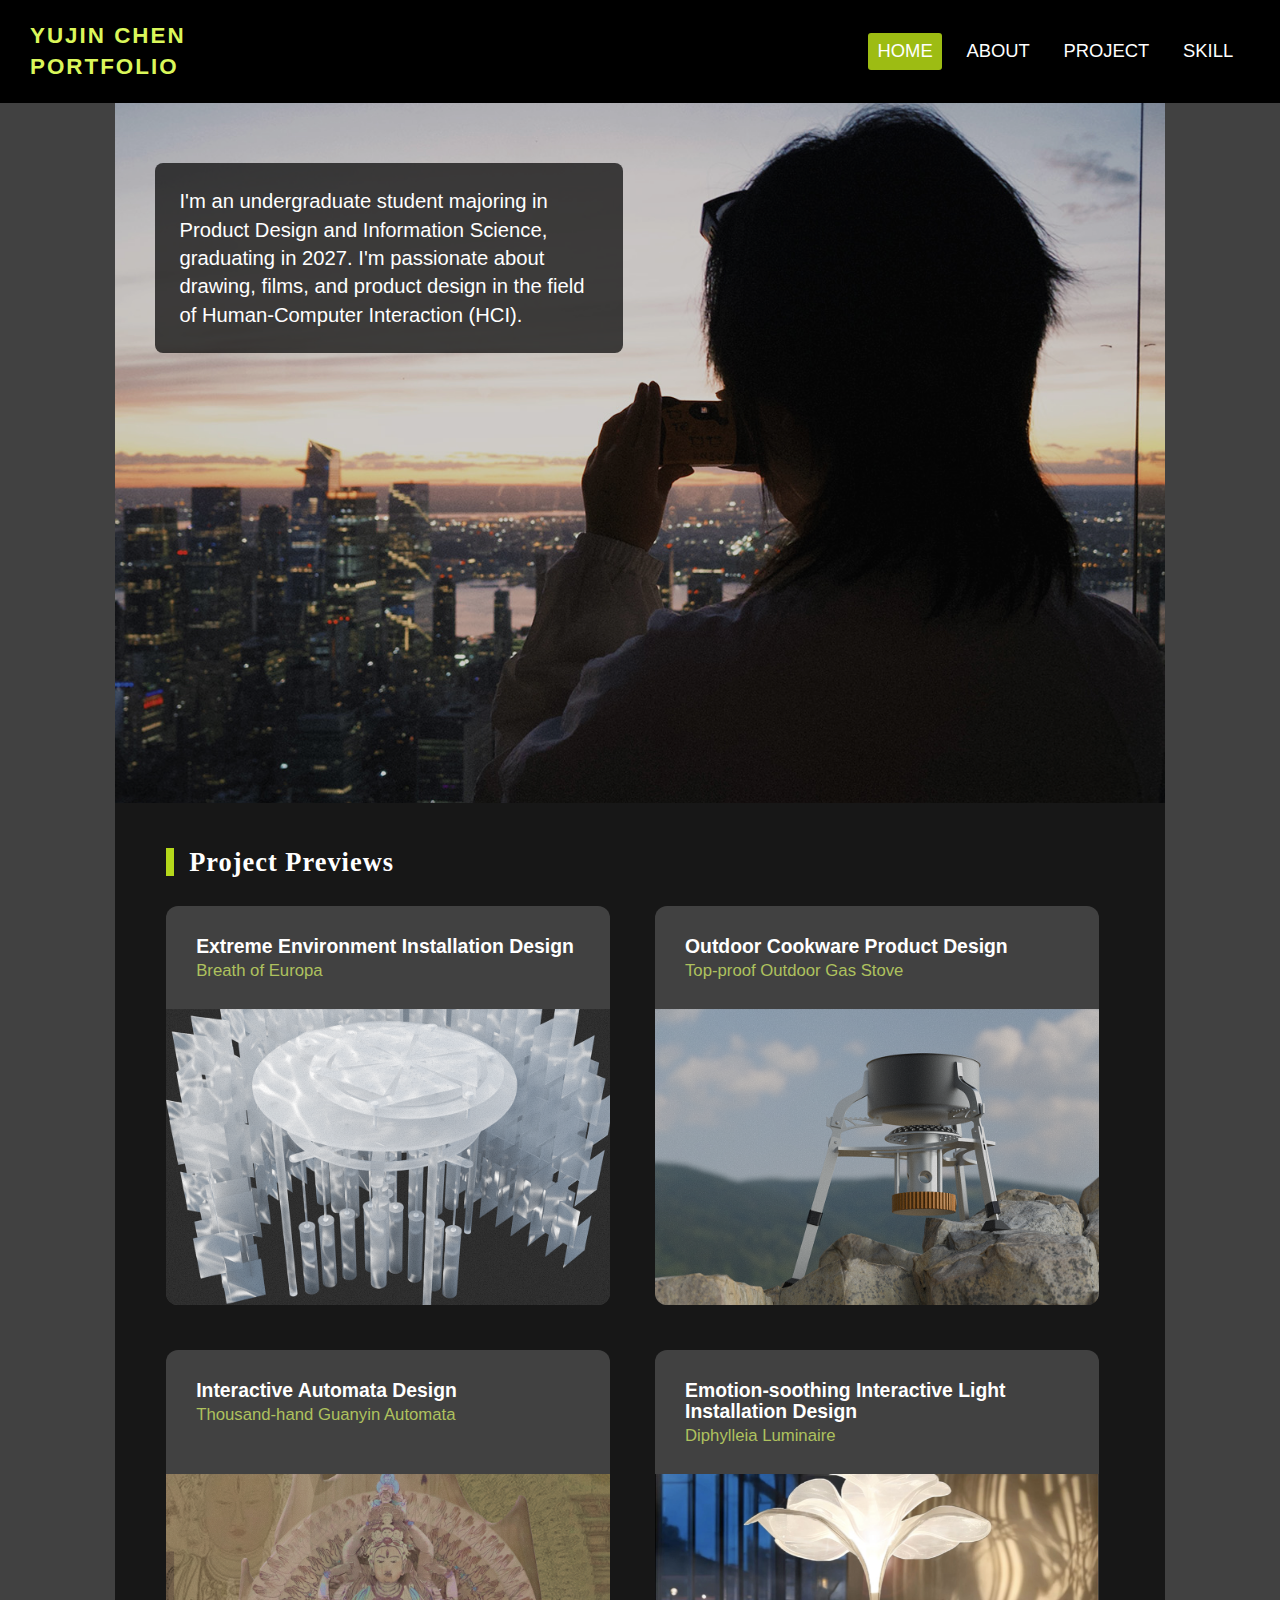
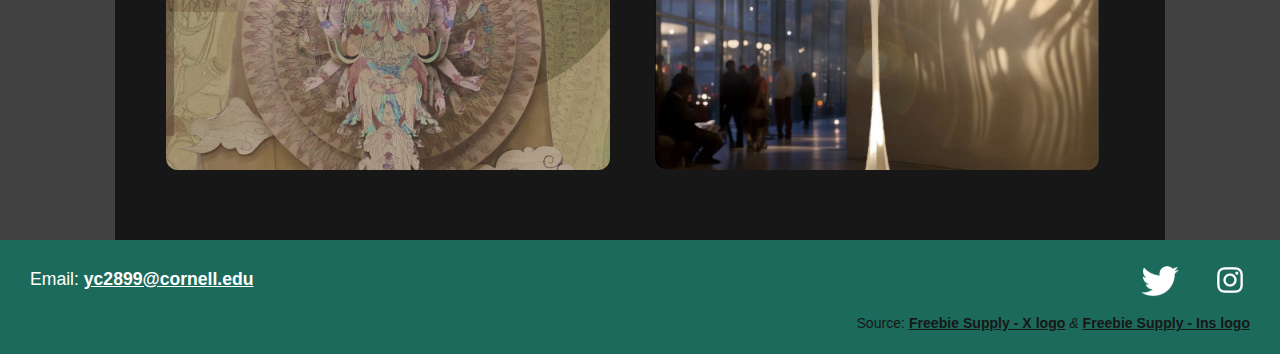
<file: index.html>
<!DOCTYPE html>
<html lang="en">

<head>
    <meta charset="UTF-8">
    <meta name="viewport" content="width=device-width, initial-scale=1.0">
    <link rel="stylesheet" href="styles/site.css">
    <title>Yujin Chen Portfolio - Home</title>
</head>

<body class="home-page">
    <header>
        <div class="header-top">
            <h1>YUJIN CHEN <br> PORTFOLIO</h1>
            <button id="hamburger-button" class="hamburger">
                <span></span>
                <span></span>
                <span></span>
            </button>
        </div>

        <nav id="nav" class="main-nav">
            <ul>
                <li><a href="index.html" class="active">HOME</a></li>
                <li><a href="about.html">ABOUT</a></li>
                <li><a href="project.html">PROJECT</a></li>
                <li><a href="skill.html">SKILL</a></li>
            </ul>
        </nav>
    </header>

    <main>
        <section class="introduction">
            <!-- Source: (original work) Yujin Chen -->
            <picture>
                <source srcset="images/photo3.jpg" media="(min-width: 750px)">
                <img src="images/photo1.JPG" alt="personal photo" class="home_background_photo1">
            </picture>
            <!-- Source: (original work) Yujin Chen -->
            <p>I'm an undergraduate student majoring in Product Design and Information Science, graduating in 2027. I'm passionate about drawing, films, and product design in the field of Human-Computer Interaction (HCI).</p>
        </section>

        <section class="projects_previews">
            <h2>Project Previews</h2>
            <ul class="project-list">
                <li>
                    <!-- Source: (original work) Yujin Chen -->
                    <div class="project-text">
                        <h3>Extreme Environment Installation Design</h3>
                        <p>Breath of Europa</p>
                    </div>
                    <a href="project.html#breath-of-europa">
                        <!-- Source: (original work) Yujin Chen -->
                        <picture>
                            <source srcset="images/europa1.png" media="(min-width: 750px)">
                            <img src="images/home_europa.png" alt="home europa picture" class="home_background_europa">
                        </picture>
                    </a>
                </li>
                <li>
                    <!-- Source: (original work) Yujin Chen -->
                    <div class="project-text">
                        <h3>Outdoor Cookware Product Design</h3>
                        <p>Top-proof Outdoor Gas Stove</p>
                    </div>
                    <a href="project.html#top-proof-stove">
                        <!-- Source: (original work) Yujin Chen -->
                        <picture>
                            <img src="images/home_stove.png" alt="home stove picture" class="home_background_stove">
                        </picture>
                    </a>
                </li>
                <li>
                    <!-- Source: (original work) Yujin Chen -->
                    <div class="project-text">
                        <h3>Interactive Automata Design</h3>
                        <p>Thousand-hand Guanyin Automata</p>
                    </div>
                    <a href="project.html#guanyin-automata">
                        <!-- Source: (original work) Yujin Chen -->
                        <picture>
                            <img src="images/home_automata.png" alt="home automata picture" class="home_background_automata">
                        </picture>
                    </a>
                </li>
                <li>
                    <!-- Source: (original work) Yujin Chen -->
                    <div class="project-text">
                        <h3>Emotion-soothing Interactive Light Installation Design</h3>
                        <p>Diphylleia Luminaire</p>
                    </div>
                    <a href="project.html#diphylleia-luminaire">
                        <!-- Source: (original work) Yujin Chen -->
                        <picture class="project_preview_light">
                            <source srcset="images/light1.png" media="(min-width: 750px)">
                            <img src="images/home_light.png" alt="home light picture" class="home_background_light">
                        </picture>
                    </a>
                </li>
            </ul>
        </section>
    </main>
    <footer>
        <!-- Source: (original work) Yujin Chen -->
        <ul class="contact-list">
            <li class="email">Email: <a href="mailto:yc2899@cornell.edu">yc2899@cornell.edu</a></li>
            <li class="social-icons">
                <!-- Source: https://freebiesupply.com/logos/twitter-logo/ -->
                <a href="https://x.com/AkitaCcc" target="_blank"><img src="images/twitter-logo-black-and-white.png" alt="Twitter logo"></a>
                <!-- Source: https://freebiesupply.com/logos/instagram-logo/ -->
                <a href="https://www.instagram.com/akita_ccc/" target="_blank"><img src="images/instagram-logo-black-transparent.png" alt="Instagram logo"></a>
            </li>
        </ul>
        <p>Source: <cite><a href="https://freebiesupply.com/logos/twitter-logo/" class="source">Freebie Supply - X logo</a> & </cite><cite><a href="https://freebiesupply.com/logos/instagram-logo/" class="source">Freebie Supply - Ins logo</a></cite></p>
    </footer>
    <script src="scripts/jquery-3.7.1.js"></script>

    <script src="scripts/hamburger-menu.js"></script>
</body>

</html>
</file>
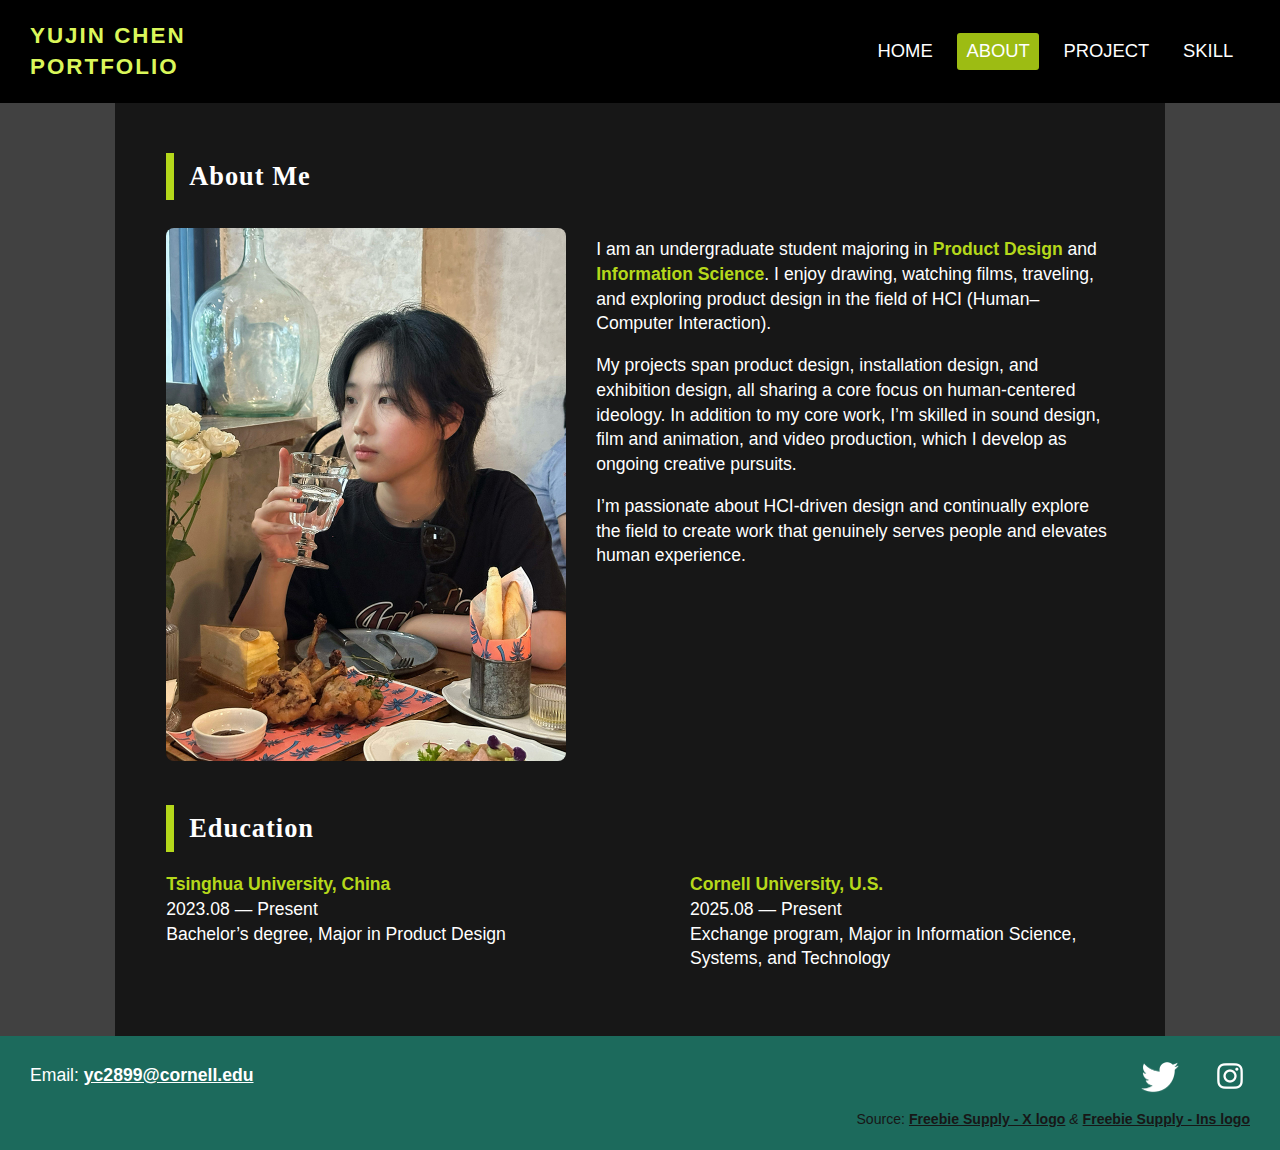
<file: about.html>
<!DOCTYPE html>
<html lang="en">

<head>
    <meta charset="utf-8">
    <meta name="viewport" content="width=device-width, initial-scale=1">
    <link rel="stylesheet" href="styles/site.css">
    <title>Yujin Chen Portfolio — About</title>
</head>

<body class="about-page">
    <header>
        <div class="header-top">
            <h1>YUJIN CHEN <br> PORTFOLIO</h1>
            <button id="hamburger-button" class="hamburger">
                <span></span>
                <span></span>
                <span></span>
            </button>
        </div>

        <nav id="nav" class="main-nav">
            <ul>
                <li><a href="index.html">HOME</a></li>
                <li><a href="about.html" class="active">ABOUT</a></li>
                <li><a href="project.html">PROJECT</a></li>
                <li><a href="skill.html">SKILL</a></li>
            </ul>
        </nav>
    </header>

    <main>
        <section class="bio" aria-labelledby="bio-heading">
            <h2 id="bio-heading">About Me</h2>
            <div class="bio-content">
                <!-- Source: (original work) Yujin Chen -->
                <picture>
                    <source srcset="images/photo2.JPG" media="(min-width: 750px)">
                    <img src="images/photo3.jpg" alt="personal photo">
                </picture>
                <div class="bio-text">
                    <!-- Source: (original work) Yujin Chen -->
                    <p>I am an undergraduate student majoring in <span class="highlight"> Product Design</span> and <span class="highlight">Information Science</span>. I enjoy drawing, watching films, traveling, and exploring product design in the field of HCI (Human–Computer Interaction).</p>

                    <p>My projects span product design, installation design, and exhibition design, all sharing a core focus on human-centered ideology. In addition to my core work, I’m skilled in sound design, film and animation, and video production, which I develop as ongoing creative pursuits.</p>

                    <p>I’m passionate about HCI-driven design and continually explore the field to create work that genuinely serves people and elevates human experience.</p>
                </div>
            </div>
        </section>

        <!-- Source: (original work) Yujin Chen -->
        <section class="education" aria-labelledby="education-heading">
            <h2 id="education-heading">Education</h2>
            <ul>
                <li>
                    <strong>Tsinghua University, China</strong>
                    <div>2023.08 — Present</div>
                    <div>Bachelor’s degree, Major in Product Design</div>
                </li>
                <li>
                    <strong>Cornell University, U.S.</strong>
                    <div>2025.08 — Present</div>
                    <div>Exchange program, Major in Information Science, Systems, and Technology</div>
                </li>
            </ul>
        </section>
    </main>

    <footer>
        <!-- Source: (original work) Yujin Chen -->
        <ul class="contact-list">
            <li class="email">Email: <a href="mailto:yc2899@cornell.edu">yc2899@cornell.edu</a></li>
            <li class="social-icons">
                <!-- Source: https://freebiesupply.com/logos/twitter-logo/ -->
                <a href="https://x.com/AkitaCcc" target="_blank"><img src="images/twitter-logo-black-and-white.png" alt="Twitter logo"></a>
                <!-- Source: https://freebiesupply.com/logos/instagram-logo/ -->
                <a href="https://www.instagram.com/akita_ccc/" target="_blank"><img src="images/instagram-logo-black-transparent.png" alt="Instagram logo"></a>
            </li>
        </ul>
        <p>Source: <cite><a href="https://freebiesupply.com/logos/twitter-logo/" class="source">Freebie Supply - X logo</a> & </cite><cite><a href="https://freebiesupply.com/logos/instagram-logo/" class="source">Freebie Supply - Ins logo</a></cite></p>
    </footer>
    <script src="scripts/jquery-3.7.1.js"></script>

    <script src="scripts/hamburger-menu.js"></script>
</body>

</html>
</file>
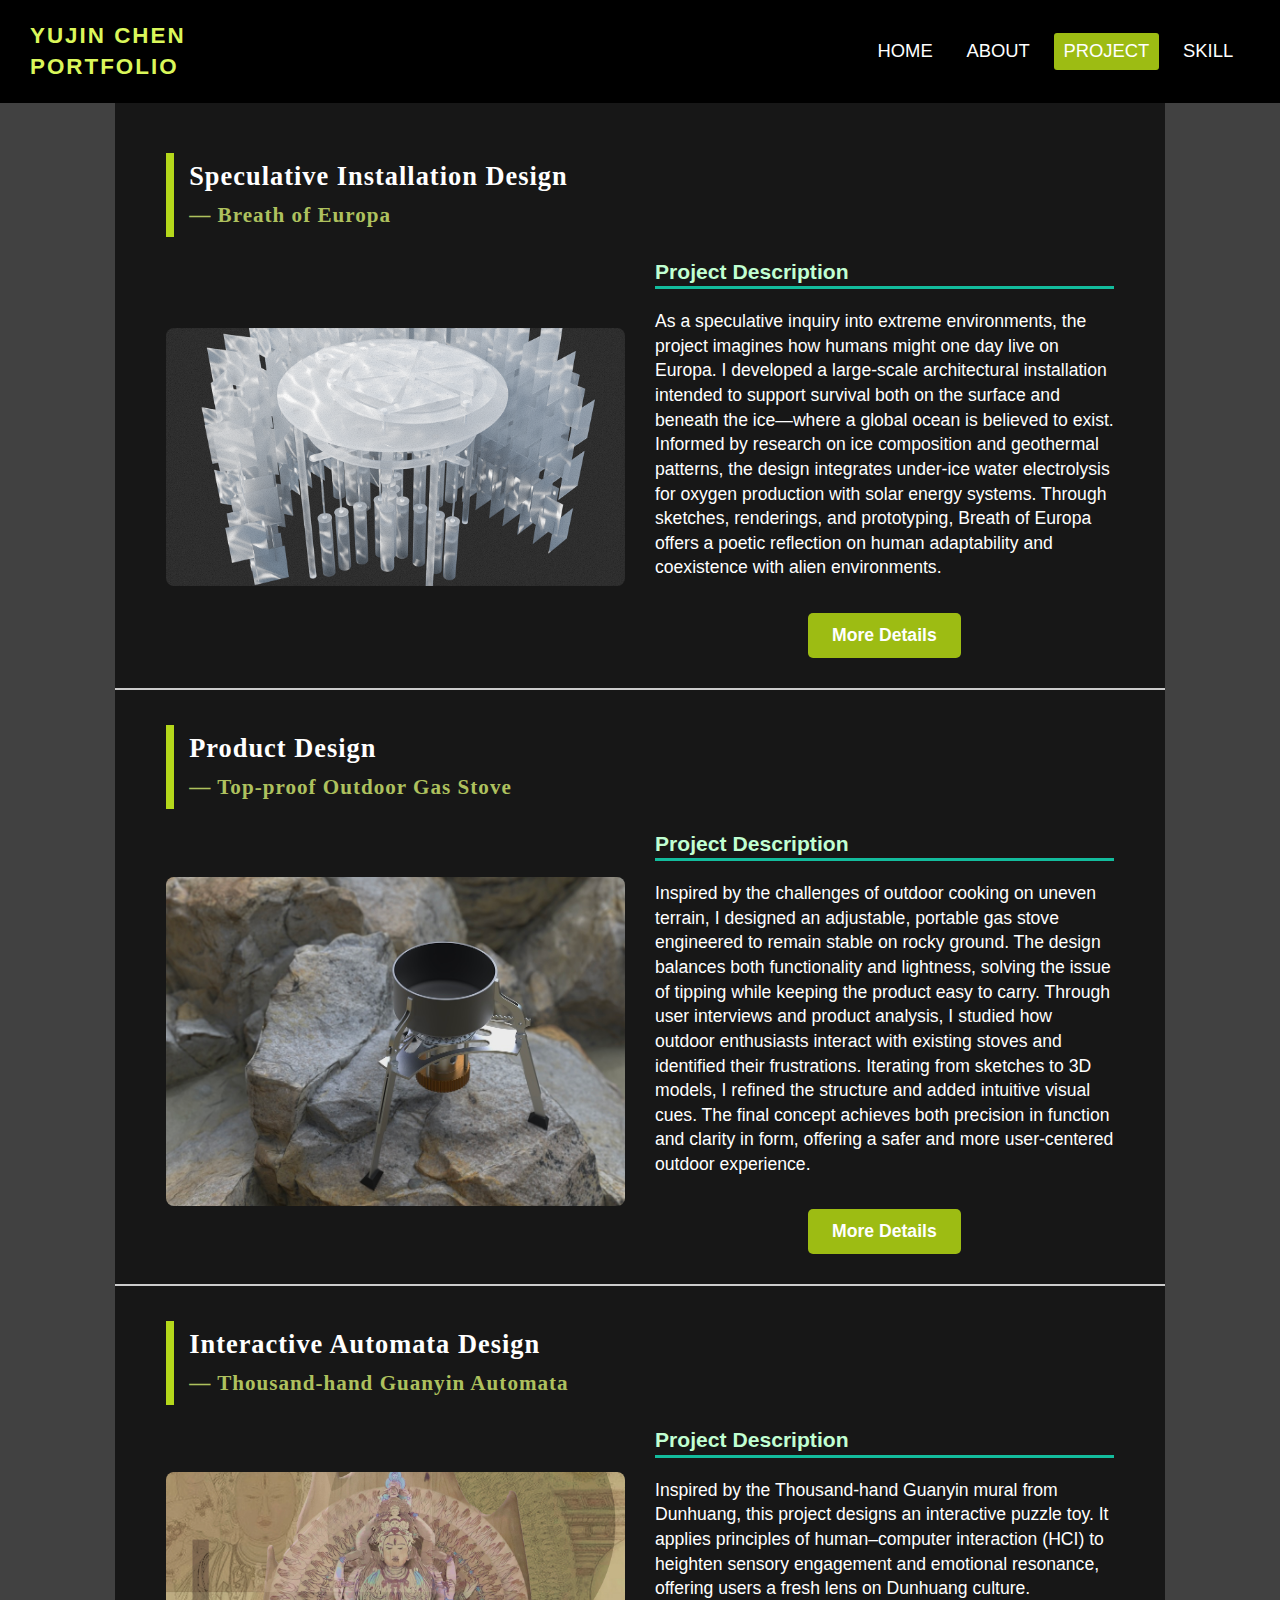
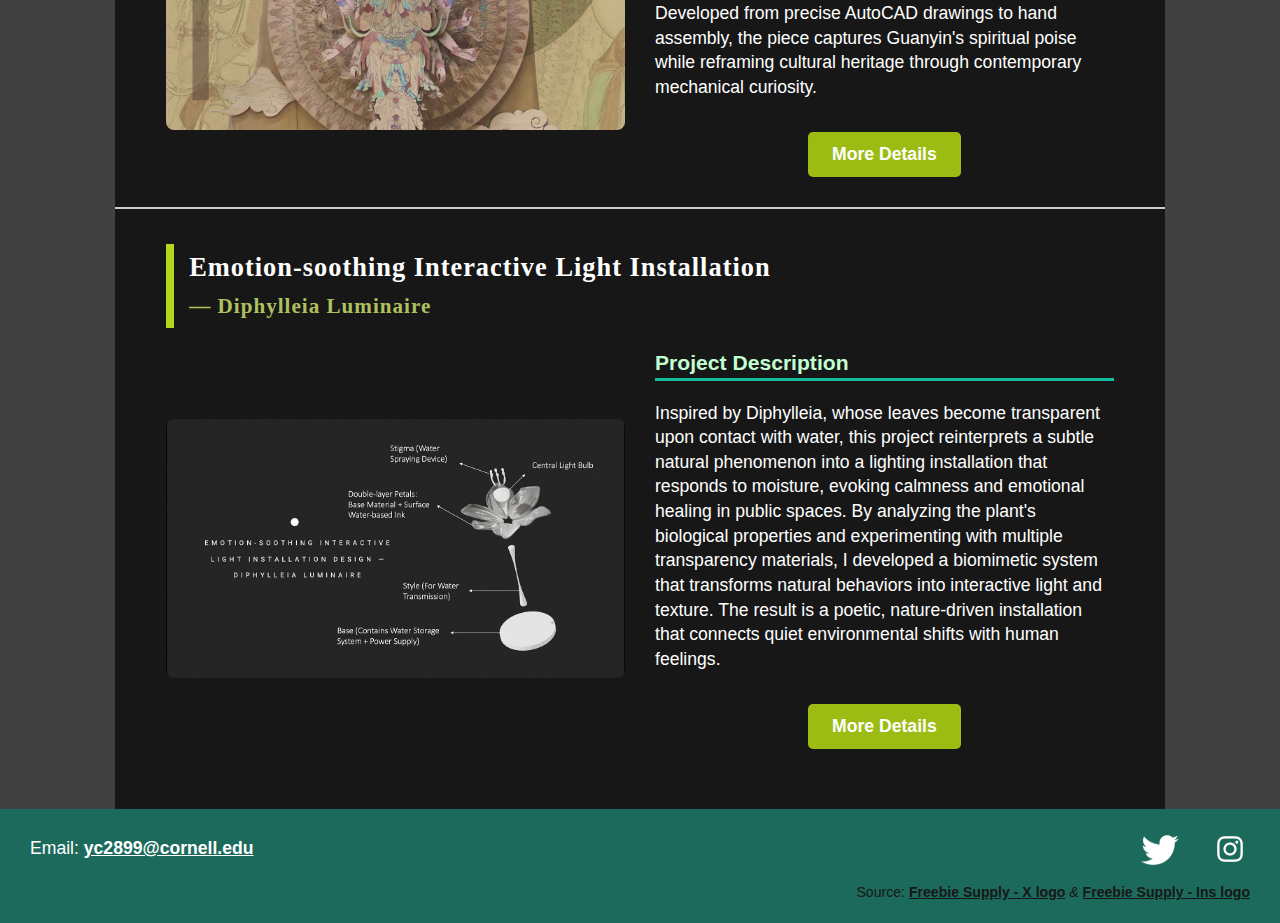
<file: project.html>
<!DOCTYPE html>
<html lang="en">

<head>
    <meta charset="utf-8">
    <meta name="viewport" content="width=device-width, initial-scale=1">
    <link rel="stylesheet" href="styles/site.css">
    <title>Yujin Chen Portfolio — Project</title>
</head>

<body class="project-page">
    <header>
        <div class="header-top">
            <h1>YUJIN CHEN <br> PORTFOLIO</h1>
            <button id="hamburger-button" class="hamburger">
                <span></span>
                <span></span>
                <span></span>
            </button>
        </div>

        <nav id="nav" class="main-nav">
            <ul>
                <li><a href="index.html">HOME</a></li>
                <li><a href="about.html">ABOUT</a></li>
                <li><a href="project.html" class="active">PROJECT</a></li>
                <li><a href="skill.html">SKILL</a></li>
            </ul>
        </nav>
    </header>

    <main>
        <article class="project" id="breath-of-europa">
            <h2><span class="title-main">Speculative Installation Design</span><br><span class="title-sub">— Breath of Europa</span></h2>
            <section class="project-content">
                <div class="project-img">
                    <!-- Source: (original work) Yujin Chen -->
                    <picture>
                        <img src="images/europa1.png" alt="europa picture">
                    </picture>
                </div>
                <div class="project-text">
                    <!-- Source: (original work) Yujin Chen -->
                    <h3>Project Description</h3>
                    <p class="description">As a speculative inquiry into extreme environments, the project imagines how humans might one day live on Europa. I developed a large-scale architectural installation intended to support survival both on the surface and beneath the ice—where a global ocean is believed to exist. Informed by research on ice composition and geothermal patterns, the design integrates under-ice water electrolysis for oxygen production with solar energy systems. Through sketches, renderings, and prototyping, Breath of Europa offers a poetic reflection on human adaptability and coexistence with alien environments.</p>
                    <button id="europa-button" class="project-button" aria-controls="europa-modal">More Details</button>
                </div>
            </section>
        </article>

        <!-- Source: (original work) Yujin Chen -->
        <div id="europa-overlay" class="modal-overlay hidden">
            <dialog id="europa-modal" class="project-modal" aria-labelledby="europa-modal-title" aria-describedby="europa-modal-desc">
                <button class="modal-close" type="button" aria-label="Close">&times;</button>
                <h2 id="europa-modal-title"><span class="title-main">Speculative Installation Design</span><br><span class="title-sub">— Breath of Europa</span></h2>
                <div id="europa-modal-desc">
                    <h3>Design Process</h3>
                    <p class="process">Research on Europa's real environmental conditions was conducted, including analysis of current space technologies, extreme-environment life-support systems, ice composition, and geothermal activity. The design proposes a composite structural system that couples subglacial water electrolysis for in-situ oxygen generation with solar energy harvesting. Deliverables include high-fidelity visualizations, parametric/digital models, and a working physical prototype.</p>
                    <h3>Outcome</h3>
                    <p>A functional, interactive physical installation, complemented by photorealistic renderings and an animated demonstration video that situate the proposal within a plausible living scenario.</p>
                </div>
            </dialog>
        </div>

        <article class="project" id="top-proof-stove">
            <h2><span class="title-main">Product Design</span><br><span class="title-sub">— Top-proof Outdoor Gas Stove</span></h2>
            <section class="project-content">
                <div class="project-img">
                    <!-- Source: (original work) Yujin Chen -->
                    <picture>
                        <img src="images/stove1.jpg" alt="stove picture">
                    </picture>
                </div>
                <div class="project-text">
                    <!-- Source: (original work) Yujin Chen -->
                    <h3>Project Description</h3>
                    <p class="description">Inspired by the challenges of outdoor cooking on uneven terrain, I designed an adjustable, portable gas stove engineered to remain stable on rocky ground. The design balances both functionality and lightness, solving the issue of tipping while keeping the product easy to carry. Through user interviews and product analysis, I studied how outdoor enthusiasts interact with existing stoves and identified their frustrations. Iterating from sketches to 3D models, I refined the structure and added intuitive visual cues. The final concept achieves both precision in function and clarity in form, offering a safer and more user-centered outdoor experience.</p>
                    <button id="stove-button" class="project-button" aria-controls="stove-modal">More Details</button>
                </div>
            </section>
        </article>

        <!-- Source: (original work) Yujin Chen -->
        <div id="stove-overlay" class="modal-overlay hidden">
            <dialog id="stove-modal" class="project-modal" aria-labelledby="stove-modal-title" aria-describedby="stove-modal-desc">
                <button class="modal-close" type="button" aria-label="Close">&times;</button>
                <h2 id="stove-modal-title"><span class="title-main">Product Design</span><br><span class="title-sub">— Top-proof Outdoor Gas Stove</span></h2>
                <div id="stove-modal-desc">
                    <h3>Design Process</h3>
                    <p class="process">In-depth user research was conducted with outdoor cooking enthusiasts, along with competitive product analysis to identify current strengths and weaknesses. Through brainstorming and iterative prototyping, new product concepts were developed, tested and refined into final 3D models and high-fidelity renderings.</p>
                    <h3>Outcome</h3>
                    <p>A comprehensive package including user-research documentation, design sketches, and contextualized digital renderings that demonstrate the stove's stability and usability in real outdoor scenarios.</p>
                </div>
            </dialog>
        </div>

        <article class="project" id="guanyin-automata">
            <h2><span class="title-main">Interactive Automata Design</span><br><span class="title-sub">— Thousand-hand Guanyin Automata</span></h2>
            <section class="project-content">
                <div class="project-img">
                    <!-- Source: (original work) Yujin Chen -->
                    <picture>
                        <img src="images/automata1.jpg" alt="automata picture">
                    </picture>
                </div>
                <div class="project-text">
                    <!-- Source: (original work) Yujin Chen -->
                    <h3>Project Description</h3>
                    <p class="description">Inspired by the Thousand-hand Guanyin mural from Dunhuang, this project designs an interactive puzzle toy. It applies principles of human–computer interaction (HCI) to heighten sensory engagement and emotional resonance, offering users a fresh lens on Dunhuang culture. Developed from precise AutoCAD drawings to hand assembly, the piece captures Guanyin's spiritual poise while reframing cultural heritage through contemporary mechanical curiosity.</p>
                    <button id="automata-button" class="project-button" aria-controls="automata-modal">More Details</button>
                </div>
            </section>
        </article>

        <!-- Source: (original work) Yujin Chen -->
        <div id="automata-overlay" class="modal-overlay hidden">
            <dialog id="automata-modal" class="project-modal" aria-labelledby="automata-modal-title" aria-describedby="automata-modal-desc">
                <button class="modal-close" type="button" aria-label="Close">&times;</button>
                <h2 id="automata-modal-title"><span class="title-main">Interactive Automata Design</span><br><span class="title-sub">— Thousand-hand Guanyin Automata</span></h2>
                <div id="automata-modal-desc">
                    <h3>Design Process</h3>
                    <p class="process">The mechanism creatively integrates a "shutter structure" to achieve multi-directional motion and a planetary gear system for coordinated transmission. More than 20 motion tests were conducted to refine the structure and tolerances. Precise components were detailed in AutoCAD, then fabricated, hand-finished, and assembled into a working prototype.</p>
                    <h3>Outcome</h3>
                    <p>A fully functional kinetic puppet installation was completed, accompanied by high-fidelity renderings and an animated demonstration video to showcase motion logic and interaction.</p>
                </div>
            </dialog>
        </div>

        <article class="project" id="diphylleia-luminaire">
            <h2><span class="title-main">Emotion-soothing Interactive Light Installation</span><br><span class="title-sub">— Diphylleia Luminaire</span></h2>
            <section class="project-content">
                <div class="project-img">
                    <!-- Source: (original work) Yujin Chen -->
                    <picture>
                        <img src="images/light2.png" alt="light picture">
                    </picture>
                </div>
                <div class="project-text">
                    <!-- Source: (original work) Yujin Chen -->
                    <h3>Project Description</h3>
                    <p class="description">Inspired by Diphylleia, whose leaves become transparent upon contact with water, this project reinterprets a subtle natural phenomenon into a lighting installation that responds to moisture, evoking calmness and emotional healing in public spaces. By analyzing the plant's biological properties and experimenting with multiple transparency materials, I developed a biomimetic system that transforms natural behaviors into interactive light and texture. The result is a poetic, nature-driven installation that connects quiet environmental shifts with human feelings.</p>
                    <button id="light-button" class="project-button" aria-controls="light-modal">More Details</button>
                </div>
            </section>
        </article>

        <!-- Source: (original work) Yujin Chen -->
        <div id="light-overlay" class="modal-overlay hidden">
            <dialog id="light-modal" class="project-modal" aria-labelledby="light-modal-title" aria-describedby="light-modal-desc">
                <button class="modal-close" type="button" aria-label="Close">&times;</button>
                <h2 id="light-modal-title"><span class="title-main">Emotion-soothing Interactive Light Installation</span><br><span class="title-sub">— Diphylleia Luminaire</span></h2>
                <div id="light-modal-desc">
                    <h3>Design Process</h3>
                    <p class="process">Based on research into the plant's morphology and transparency mechanism, the design focuses on reproducing the petal/leaf transformation that occurs when exposed to water. Five candidate materials were tested for water-induced translucency, followed by the development of a biomimetic structural system. Dynamic renderings and physical prototype models were produced to simulate how the installation responds to both environmental moisture and human presence.</p>
                    <h3>Outcome</h3>
                    <p>A set of installation models, visual renderings, and an interactive video presentation demonstrating how the device engages with its surroundings and audiences.</p>
                </div>
            </dialog>
        </div>
    </main>

    <footer>
        <!-- Source: (original work) Yujin Chen -->
        <ul class="contact-list">
            <li class="email">Email: <a href="mailto:yc2899@cornell.edu">yc2899@cornell.edu</a></li>
            <li class="social-icons">
                <!-- Source: https://freebiesupply.com/logos/twitter-logo/ -->
                <a href="https://x.com/AkitaCcc" target="_blank"><img src="images/twitter-logo-black-and-white.png" alt="Twitter logo"></a>
                <!-- Source: https://freebiesupply.com/logos/instagram-logo/ -->
                <a href="https://www.instagram.com/akita_ccc/" target="_blank"><img src="images/instagram-logo-black-transparent.png" alt="Instagram logo"></a>
            </li>
        </ul>
        <p>Source: <cite><a href="https://freebiesupply.com/logos/twitter-logo/" class="source">Freebie Supply - X logo</a> & </cite><cite><a href="https://freebiesupply.com/logos/instagram-logo/" class="source">Freebie Supply - Ins logo</a></cite></p>
    </footer>
    <script src="scripts/jquery-3.7.1.js"></script>
    <script src="scripts/modal.js"></script>
    <script src="scripts/hamburger-menu.js"></script>
</body>

</html>
</file>
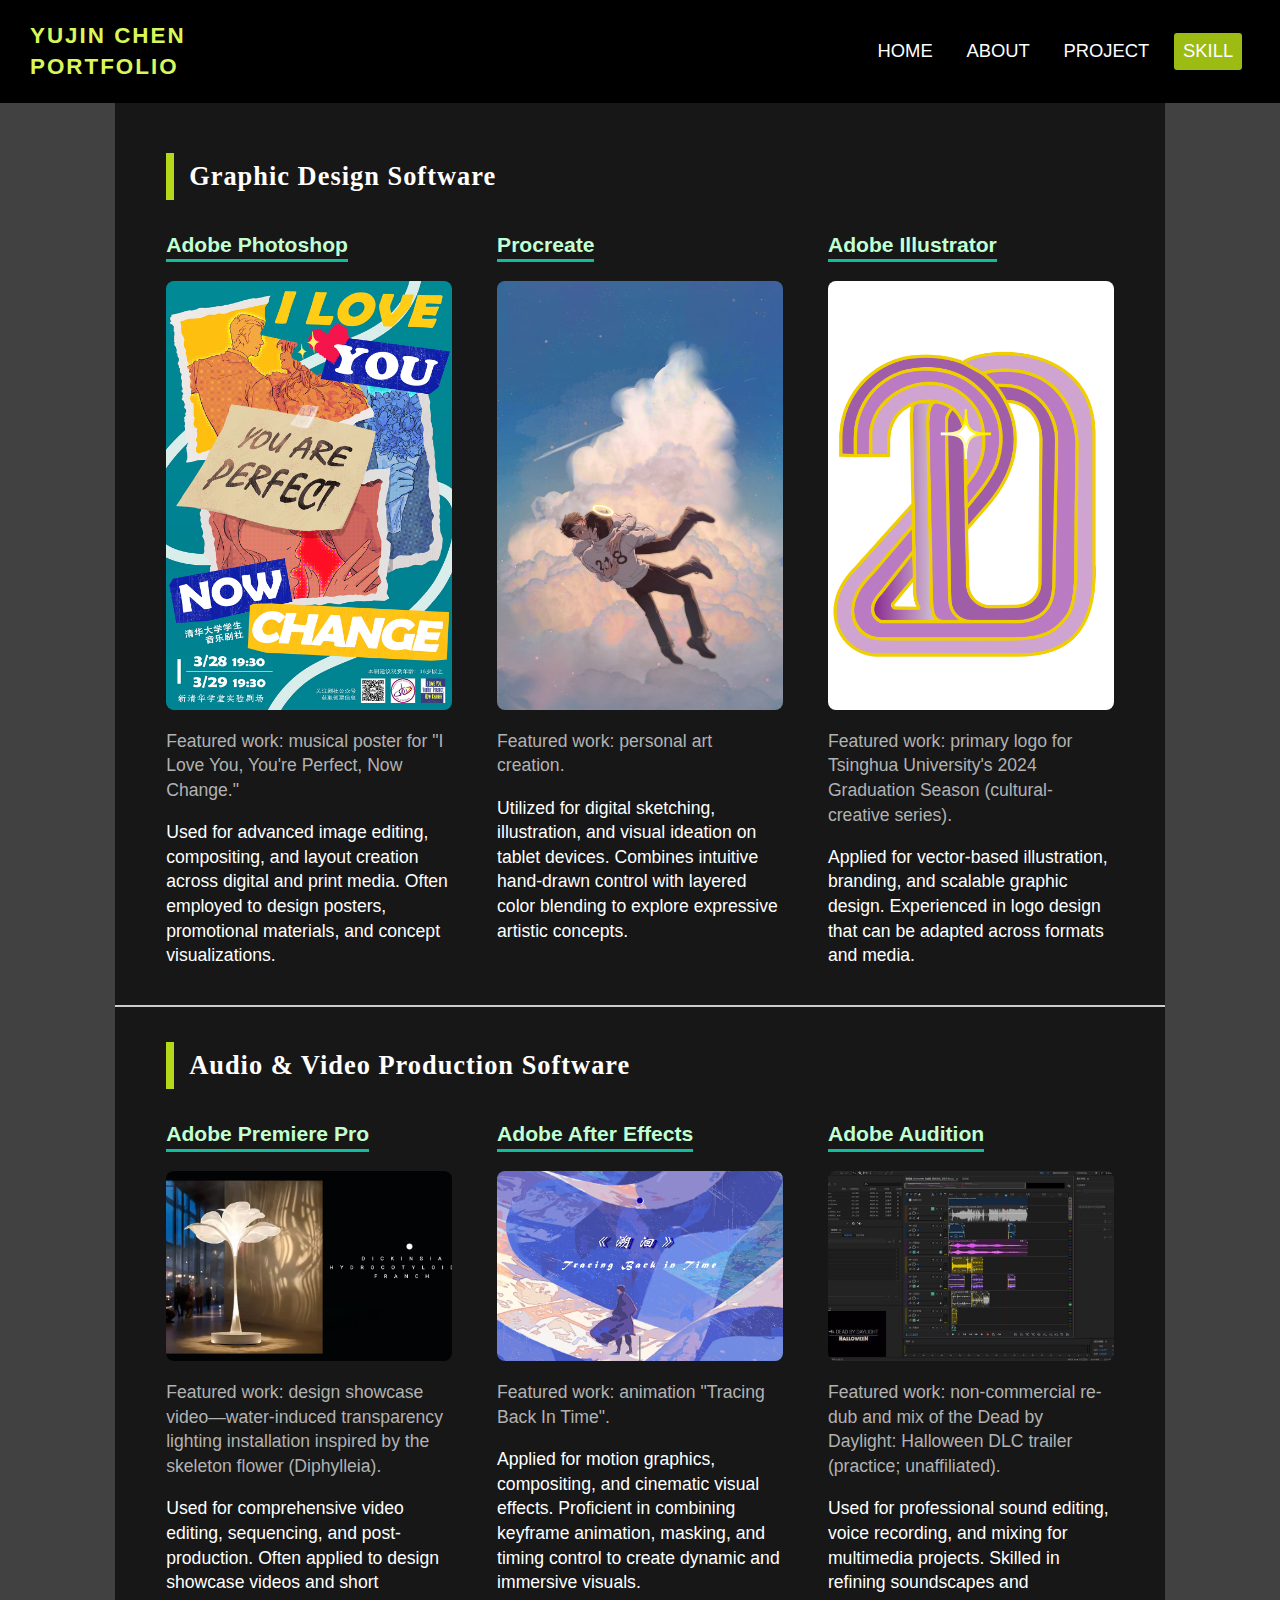
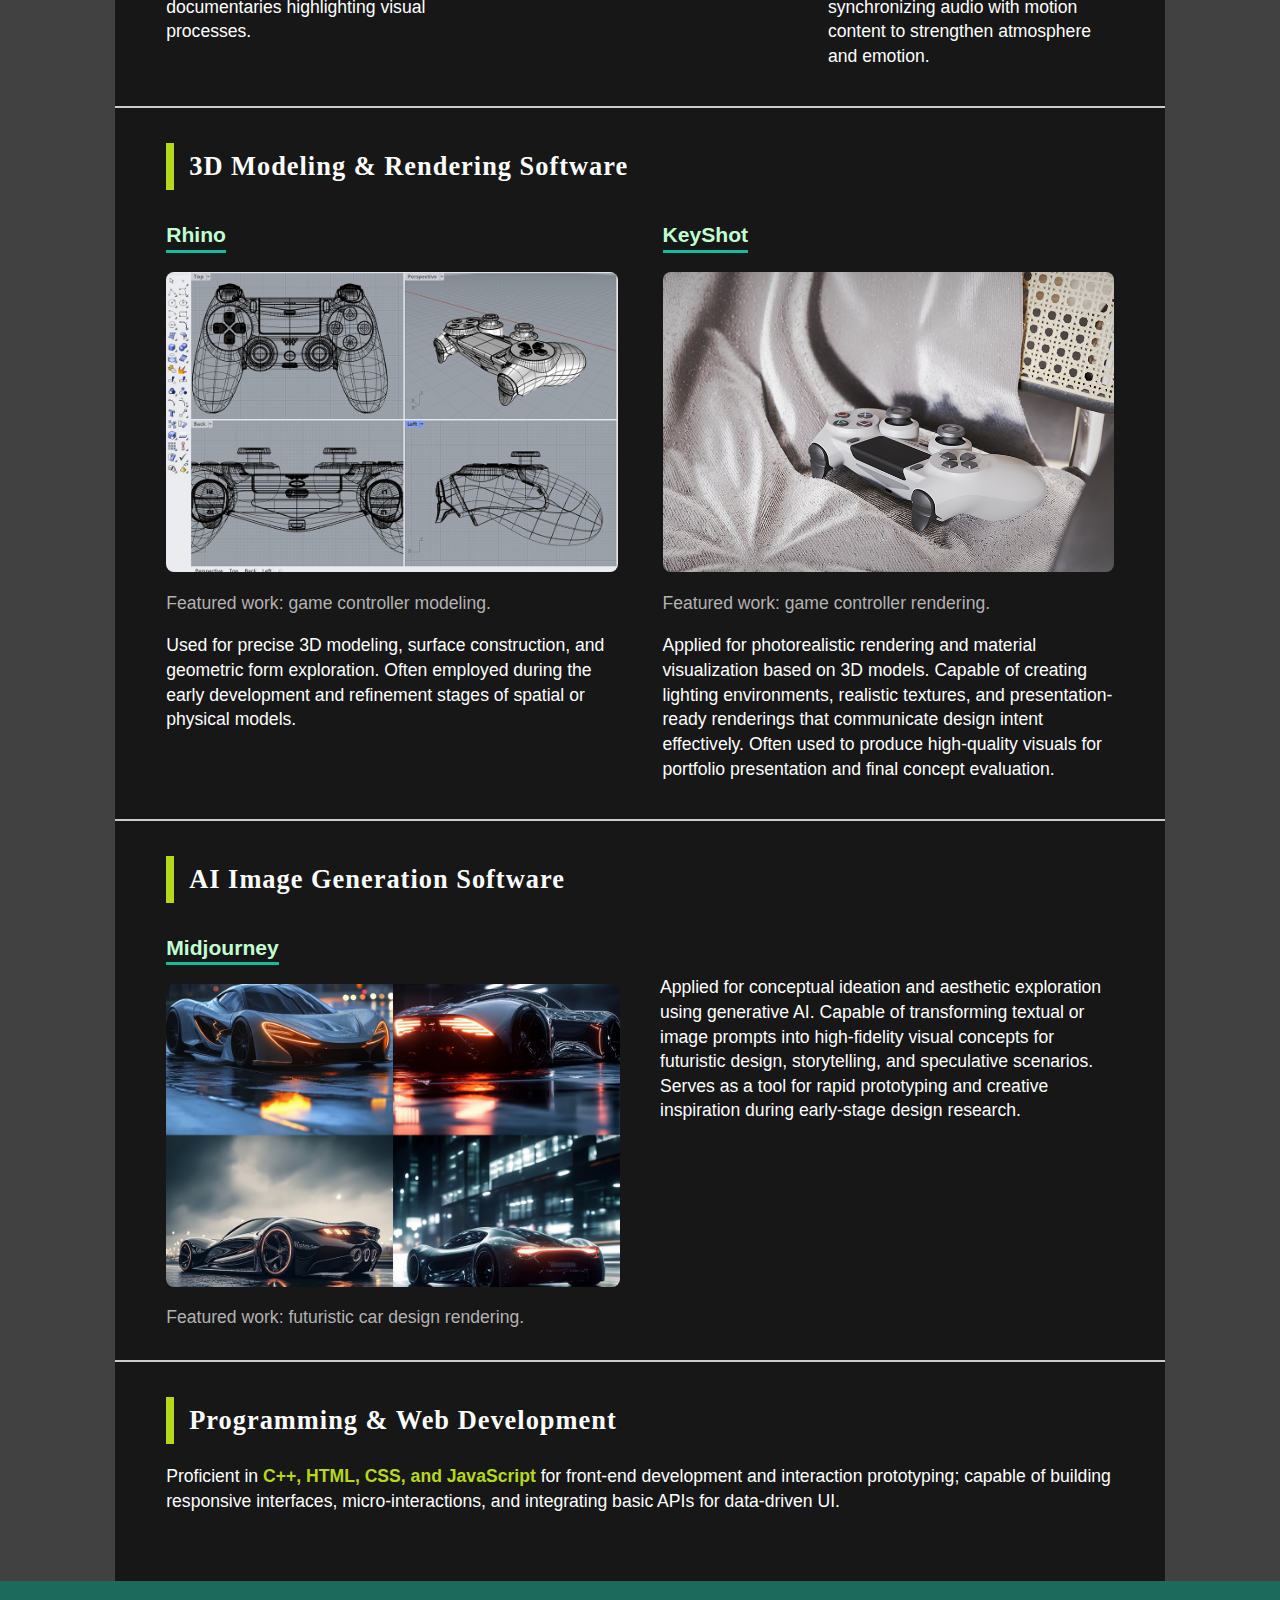
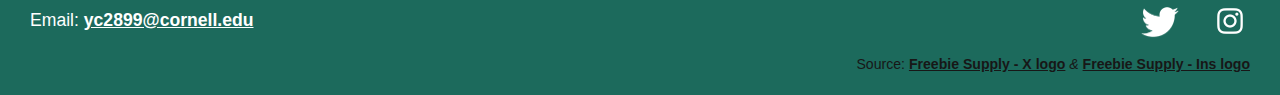
<file: skill.html>
<!DOCTYPE html>
<html lang="en">

<head>
    <meta charset="utf-8">
    <meta name="viewport" content="width=device-width, initial-scale=1">
    <link rel="stylesheet" href="styles/site.css">
    <title>Yujin Chen Portfolio — Skills</title>
</head>

<body class="skill-page">
    <header>
        <div class="header-top">
            <h1>YUJIN CHEN <br> PORTFOLIO</h1>
            <button id="hamburger-button" class="hamburger">
                <span></span>
                <span></span>
                <span></span>
            </button>
        </div>

        <nav id="nav" class="main-nav">
            <ul>
                <li><a href="index.html">HOME</a></li>
                <li><a href="about.html">ABOUT</a></li>
                <li><a href="project.html">PROJECT</a></li>
                <li><a href="skill.html" class="active">SKILL</a></li>
            </ul>
        </nav>
    </header>

    <main>
        <section class="software-skills" aria-labelledby="graphic-design-heading">
            <h2 id="graphic-design-heading">Graphic Design Software</h2>
            <div class="carousel-container">
                <button id="graphic-prev-button" class="carousel-arrow carousel-prev" aria-label="Previous">&lsaquo;</button>
                <div class="software-content" id="graphic-design-software">
                    <div id="ps" class="ps">
                        <h3>Adobe Photoshop</h3>
                        <!-- Source: (original work) Yujin Chen -->
                        <picture>
                            <img src="images/ps_musicalposter.jpg" alt="musical poster">
                        </picture>
                        <!-- Source: (original work) Yujin Chen -->
                        <p class="featured_work">Featured work: musical poster for "I Love You, You're Perfect, Now Change."</p>
                        <p>Used for advanced image editing, compositing, and layout creation across digital and print media. Often employed to design posters, promotional materials, and concept visualizations.</p>
                    </div>

                    <div id="procreate" class="procreate hidden">
                        <h3>Procreate</h3>
                        <!-- Source: (original work) Yujin Chen -->
                        <picture>
                            <img src="images/procreate.JPG" alt="procreate artwork">
                        </picture>
                        <!-- Source: (original work) Yujin Chen -->
                        <p class="featured_work">Featured work: personal art creation.</p>
                        <p>Utilized for digital sketching, illustration, and visual ideation on tablet devices. Combines intuitive hand-drawn control with layered color blending to explore expressive artistic concepts.</p>
                    </div>

                    <div id="ai" class="ai hidden">
                        <h3>Adobe Illustrator</h3>
                        <!-- Source: (original work) Yujin Chen -->
                        <picture>
                            <img src="images/ai_logodesign.png" alt="logo design">
                        </picture>
                        <!-- Source: (original work) Yujin Chen -->
                        <p class="featured_work">Featured work: primary logo for Tsinghua University's 2024 Graduation Season (cultural-creative series).</p>
                        <p>Applied for vector-based illustration, branding, and scalable graphic design. Experienced in logo design that can be adapted across formats and media.</p>
                    </div>
                </div>
                <button id="graphic-next-button" class="carousel-arrow carousel-next" aria-label="Next">&rsaquo;</button>
            </div>
        </section>

        <section class="software-skills" aria-labelledby="av-production-heading">
            <h2 id="av-production-heading">Audio & Video Production Software</h2>
            <div class="carousel-container">
                <button id="audio-video-prev-button" class="carousel-arrow carousel-prev" aria-label="Previous">&lsaquo;</button>
                <div class="software-content" id="audio-video-software">
                    <div id="pr" class="pr">
                        <h3>Adobe Premiere Pro</h3>
                        <!-- Source: (original work) Yujin Chen -->
                        <picture>
                            <img src="images/pr_showcasevideo.png" alt="pr video">
                        </picture>
                        <!-- Source: (original work) Yujin Chen -->
                        <p class="featured_work">Featured work: design showcase video—water-induced transparency lighting installation inspired by the skeleton flower (Diphylleia).</p>
                        <p>Used for comprehensive video editing, sequencing, and post-production. Often applied to design showcase videos and short documentaries highlighting visual processes.</p>
                    </div>
                    <div id="ae" class="ae hidden">
                        <h3>Adobe After Effects</h3>
                        <!-- Source: (original work) Yujin Chen -->
                        <picture>
                            <img src="images/ae_animation.png" alt="ae animation">
                        </picture>
                        <!-- Source: (original work) Yujin Chen -->
                        <p class="featured_work">Featured work: animation "Tracing Back In Time".</p>
                        <p>Applied for motion graphics, compositing, and cinematic visual effects. Proficient in combining keyframe animation, masking, and timing control to create dynamic and immersive visuals.</p>
                    </div>
                    <div id="au" class="au hidden">
                        <h3>Adobe Audition</h3>
                        <!-- Source: (original work) Yujin Chen -->
                        <picture>
                            <img src="images/au_soundproduction.jpg" alt="au soundproduction">
                        </picture>
                        <!-- Source: (original work) Yujin Chen -->
                        <p class="featured_work">Featured work: non-commercial re-dub and mix of the Dead by Daylight: Halloween DLC trailer (practice; unaffiliated).</p>
                        <p>Used for professional sound editing, voice recording, and mixing for multimedia projects. Skilled in refining soundscapes and synchronizing audio with motion content to strengthen atmosphere and emotion.</p>
                    </div>
                </div>
                <button id="audio-video-next-button" class="carousel-arrow carousel-next" aria-label="Next">&rsaquo;</button>
            </div>
        </section>

        <section class="software-skills" aria-labelledby="modeling-rendering-heading">
            <h2 id="modeling-rendering-heading">3D Modeling & Rendering Software</h2>
            <div class="carousel-container">
                <button id="modeling-rendering-prev-button" class="carousel-arrow carousel-prev" aria-label="Previous">&lsaquo;</button>
                <div class="software-content" id="modeling-rendering-software">
                    <div id="rhino" class="rhino">
                        <h3>Rhino</h3>
                        <!-- Source: (original work) Yujin Chen -->
                        <picture>
                            <img src="images/modeling_gamepad.jpg" alt="rhino gamepad modeling">
                        </picture>
                        <!-- Source: (original work) Yujin Chen -->
                        <p class="featured_work">Featured work: game controller modeling.</p>
                        <p>Used for precise 3D modeling, surface construction, and geometric form exploration. Often employed during the early development and refinement stages of spatial or physical models.</p>
                    </div>
                    <div id="keyshot" class="keyshot hidden">
                        <h3>KeyShot</h3>
                        <!-- Source: (original work) Yujin Chen -->
                        <picture>
                            <img src="images/rendering_gamepad1.PNG" alt="keyshot gamepad rendering">
                        </picture>
                        <!-- Source: (original work) Yujin Chen -->
                        <p class="featured_work">Featured work: game controller rendering.</p>
                        <p>Applied for photorealistic rendering and material visualization based on 3D models. Capable of creating lighting environments, realistic textures, and presentation-ready renderings that communicate design intent effectively. Often used to produce high-quality visuals for portfolio presentation and final concept evaluation.</p>
                    </div>
                </div>
                <button id="modeling-rendering-next-button" class="carousel-arrow carousel-next" aria-label="Next">&rsaquo;</button>
            </div>
        </section>

        <section class="software-skills" aria-labelledby="ai-generation-heading">
            <h2 id="ai-generation-heading">AI Image Generation Software</h2>
            <div class="midjourney">
                <h3>Midjourney</h3>
                <!-- Source: (original work) Yujin Chen -->
                <div class="midjourney-content">
                    <div class="midjourney-img">
                        <picture>
                            <img src="images/midjourney1.JPG" alt="Midjourney car rendering">
                        </picture>
                        <!-- Source: (original work) Yujin Chen -->
                        <p class="featured_work">Featured work: futuristic car design rendering.</p>
                    </div>
                    <p>Applied for conceptual ideation and aesthetic exploration using generative AI. Capable of transforming textual or image prompts into high-fidelity visual concepts for futuristic design, storytelling, and speculative scenarios. Serves as a tool for rapid prototyping and creative inspiration during early-stage design research.</p>
                </div>
            </div>
        </section>

        <section class="programming" aria-labelledby="programming-heading">
            <!-- Source: (original work) Yujin Chen -->
            <h2 id="programming-heading">Programming & Web Development</h2>
            <p>Proficient in <span class="highlight">C++, HTML, CSS, and JavaScript</span> for front-end development and interaction prototyping; capable of building responsive interfaces, micro-interactions, and integrating basic APIs for data-driven UI.</p>
        </section>
    </main>

    <footer>
        <!-- Source: (original work) Yujin Chen -->
        <ul class="contact-list">
            <li class="email">Email: <a href="mailto:yc2899@cornell.edu">yc2899@cornell.edu</a></li>
            <li class="social-icons">
                <!-- Source: https://freebiesupply.com/logos/twitter-logo/ -->
                <a href="https://x.com/AkitaCcc" target="_blank"><img src="images/twitter-logo-black-and-white.png" alt="Twitter logo"></a>
                <!-- Source: https://freebiesupply.com/logos/instagram-logo/ -->
                <a href="https://www.instagram.com/akita_ccc/" target="_blank"><img src="images/instagram-logo-black-transparent.png" alt="Instagram logo"></a>
            </li>
        </ul>
        <p>Source: <cite><a href="https://freebiesupply.com/logos/twitter-logo/" class="source">Freebie Supply - X logo</a> & </cite><cite><a href="https://freebiesupply.com/logos/instagram-logo/" class="source">Freebie Supply - Ins logo</a></cite></p>
    </footer>
    <script src="scripts/jquery-3.7.1.js"></script>

    <script src="scripts/hamburger-menu.js"></script>
    <script src="scripts/carousel.js"></script>
</body>

</html>
</file>
<file: styles/site.css>
body {
    margin: 0;
    padding: 0;
    background-color: #171717;
    color: #ffffff;
    font-family: 'Helvetica Neue', Arial, sans-serif;
    line-height: 1.4;
    width: 100vw;
}

header {
    background-color: #000000;
}

header .header-top {
    display: flex;
    justify-content: space-between;
    align-items: center;
    padding: 20px 25px;
}

header .header-top h1 {
    font-size: 1.3em;
    text-align: left;
    padding: 0;
    color: #daf75a;
    margin: 0;
    letter-spacing: 2px;
    font-family: 'Segoe UI', Tahoma, Geneva, Verdana, sans-serif;
}

header .header-top button {
    background: none;
    border: none;
    cursor: pointer;
    display: flex;
    flex-direction: column;
    gap: 7.5px;
    padding: 10px;
    border-radius: 4px;
    transition: background-color 0.3s ease;
    background-color: #2a2a2a;
}

.hamburger-active {
    background-color: #9dbc13 !important;
}

header .header-top button span {
    display: block;
    width: 35px;
    height: 4px;
    background-color: rgb(255, 255, 255);
    border-radius: 2px;
    transition: background-color 0.3s ease;
}

.main-nav {
    text-align: center;
    margin: 0;
    padding: 0;
}

ul {
    list-style-type: none;
    padding: 0;
    margin: 0;
}

.main-nav ul {
    display: flex;
    flex-direction: column;
    align-items: stretch;
    gap: 0;
}

.main-nav li {
    border-bottom: 1px solid #cccccc;
}

.main-nav li:last-child {
    border-bottom: none;
}

.main-nav a {
    display: block;
    padding: 1em 0;
    text-align: center;
    color: #fff;
    border-radius: 0;
    font-size: 1.1em;
    margin: 0;
    text-decoration: none;
    background-color: #383932;
}

.main-nav a:hover {
    background-color: #505248;
}

.main-nav a.active {
    background: #9dbc13;
    color: #fff;
}

.introduction {
    position: relative;
    height: 110vw;
    max-width: 100vw;
    overflow: hidden;
    margin-bottom: 0.6em;
    padding: 0;
}

.introduction picture {
    height: 110vw;
    display: flex;
    justify-content: center;
    align-items: center;
}

.introduction picture img {
    width: 100%;
    height: 100%;
    object-fit: cover;
    display: block;
}

.introduction p {
    position: absolute;
    right: 1em;
    bottom: 1em;
    background: rgba(0, 0, 0, 0.6);
    color: #ffffff;
    padding: 15px;
    border-radius: 8px;
    font-size: 1em;
    max-width: 80vw;
    z-index: 2;
}

h2 {
    text-align: left;
    color: #fff;
    margin: 20px 0;
    letter-spacing: 1px;
    font-size: 1.5em;
    font-family: 'Georgia', serif;
    padding: 5px 0 5px 15px;
    border-left: #b5d81b solid 8px;
}

h2 .title-sub {
    font-size: 80%;
    color: #aec15e;
}

main>*:not(.introduction) {
    padding-left: 6vw;
    padding-right: 6vw;
    box-sizing: border-box;
    text-align: left;
}

.projects_previews {
    padding: 10px 0 5px 0;
    line-height: 0.7;
}

.projects_previews .project-list li {
    position: relative;
    margin: 1em 0;
    border-radius: 12px;
    overflow: hidden;
    min-height: 40vw;
}

.projects_previews .project-list img {
    width: 100%;
    max-width: 100%;
    height: auto;
    object-fit: cover;
}

.projects_previews .project-list a {
    display: block;
    width: 100%;
    cursor: pointer;
}

.projects_previews .project-list a:hover img {
    opacity: 0.8;
}

.about-page main img,
.project-page main img,
.skill-page main img {
    width: 100%;
    max-width: 100%;
    display: block;
    margin: 0.5em 0;
    border-radius: 8px;
}

.project-list .project-text {
    position: absolute;
    top: 15%;
    max-width: 50vw;
    z-index: 2;
    display: flex;
    flex-direction: column;
    align-items: flex-end;
    text-align: right;
    padding: 0 1.5em;
    transform: none;
}

.project-list li:nth-child(even) .project-text {
    align-items: flex-start;
    text-align: left;
    left: 0;
    right: auto;
}

.project-list li:nth-child(odd) .project-text {
    align-items: flex-end;
    text-align: right;
    right: 0;
    left: auto;
}

.project-list .project-text h3 {
    font-size: 4.8vw;
    font-weight: bold;
    margin-bottom: 0.1em;
    line-height: 1.1;
    text-shadow: 0 2px 8px #000;
}

.project-list .project-text p {
    font-size: 4vw;
    margin: 0;
    line-height: 1.1;
    text-shadow: 0 2px 8px #000;
}

.projects_previews .project-list li>picture,
.projects_previews .project-list li>img {
    z-index: 1;
}

footer {
    background: #1c6a5c;
    padding: 15px;
    margin-top: 20px;
}

footer .contact-list {
    display: flex;
    align-items: center;
    justify-content: space-between;
    list-style: none;
    margin: 0;
    padding: 0;
    flex-wrap: wrap;
}

footer .email {
    flex: 3;
    text-align: left;
}

footer .social-icons {
    flex: 2;
    display: flex;
    justify-content: flex-end;
    gap: 30px;
}

footer .contact-list img {
    width: 8vw;
    max-width: 40px;
    height: auto;
    filter: invert(1);
}

footer .email a {
    color: #fff;
    font-weight: bold;
    font-style: normal;
}

footer p {
    font-size: 0.8em;
    margin: 10px 0 5px 0;
    color: #171717;
}

footer p .source {
    color: #171717;
    font-weight: bold;
    font-style: normal;
}

.about-page section {
    margin: 35px 0;
}

.project-page article {
    margin: 0;
    padding-top: 15px;
    padding-bottom: 30px;
    border-bottom: 2px solid #cccccc;
}

.project-page article:last-of-type,
.skill-page main section:last-of-type {
    border-bottom: none;
}

.skill-page main section {
    margin: 0;
    padding-top: 15px;
    padding-bottom: 20px;
    border-bottom: 2px solid #cccccc;
}

.project-page h3,
.software-skills h3 {
    font-size: 1.2em;
    margin: 10px 0;
    font-family: Verdana, Geneva, Tahoma, sans-serif;
    display: inline-block;
    border-bottom: 3px solid #13bc9d;
    color: #c1ffd2;
}

.project-page h3 {
    margin: 0;
}

.project-page article div p {
    margin-top: 5px;
}

.project-content {
    display: flex;
    flex-direction: column;
    gap: 20px;
    align-items: stretch;
}

.project-img {
    display: flex;
    justify-content: center;
    align-items: center;
}

.project-img picture {
    width: 100%;
    display: flex;
    justify-content: center;
    align-items: center;
}

.project-img picture img {
    width: 100%;
    height: auto;
    object-fit: cover;
}

.project-text {
    display: flex;
    flex-direction: column;
    gap: 15px;
}

.project-button {
    padding: 18px 36px;
    background-color: #9dbc13;
    color: #fff;
    border: none;
    border-radius: 5px;
    font-size: 1.1em;
    font-weight: bold;
    cursor: pointer;
    transition: background-color 0.3s ease;
    align-self: center;
}

.project-button:hover {
    background-color: #bcdb30;
}

.modal-overlay {
    display: flex;
    position: fixed;
    inset: 0;
    z-index: 1000;
    background: rgba(0, 0, 0, 0.7);
    align-items: center;
    justify-content: center;
}

dialog {
    display: block;
    position: relative;
    border: 2px solid #b5d81b;
    background: #171717;
    color: #fff;
    border-radius: 8px;
    padding: 38px 24px 30px 24px;
    width: 90%;
    max-width: 800px;
    max-height: 80vh;
    overflow-y: auto;
}

.noscroll {
    overflow: hidden;
    height: 100vh;
}

.modal-close {
    position: absolute;
    top: 15px;
    right: 20px;
    font-size: 2.4em;
    font-weight: bold;
    color: #fff;
    cursor: pointer;
    background: none;
    border: none;
    padding: 0 10px;
}

.modal-close:hover {
    color: #b5d81b;
}

.modal-close:active {
    color: #b5d81b;
}

dialog.project-modal h2 {
    margin-top: 20px;
}

.software-skills .featured_work {
    margin: 10px 0;
    color: #b2b2b2;
}

.midjourney {
    margin-left: 8vw;
    margin-right: 8vw;
}

.midjourney-content picture {
    width: 100%;
    display: flex;
    justify-content: center;
    align-items: center;
}

.midjourney-content picture img {
    width: 100%;
    height: auto;
    object-fit: cover;
    border-radius: 8px;
}

.midjourney-img {
    display: flex;
    flex-direction: column;
    gap: 0;
}

.midjourney p {
    margin-top: 5px;
}

.carousel-container {
    display: flex;
    align-items: flex-start;
    justify-content: center;
    gap: 6px;
    position: relative;
}

.carousel-arrow {
    /* background-color: #515151; */
    background: none;
    border: none;
    color: #fff;
    font-size: 4em;
    cursor: pointer;
    padding: 150px 12px;
    margin-top: 12vw;
    border-radius: 8px;
    flex-shrink: 0;
    transition: color 0.3s ease;
}

#graphic-prev-button, #graphic-next-button {
    margin-top: 30vw;
}

@media (hover: hover) {
    header .header-top button:hover {
        background-color: #9dbc13;
    }

    .carousel-arrow:hover {
        color: #b5d81b;
    }

}

.software-content>div {
    margin-left: 2vw;
    margin-right: 2vw;
}

.carousel-container .software-content {
    flex: 1;
    max-width: 100%;
    overflow: hidden;
}

.software-skills .software-content picture {
    width: 100%;
    display: flex;
    justify-content: center;
    align-items: center;
}

.software-skills .software-content picture img {
    width: 100%;
    height: auto;
    object-fit: cover;
}

.hidden {
    display: none !important;
}

.highlight {
    font-weight: bold;
    color: #b5d81b;
}

strong {
    color: #b5d81b;
}

@media (min-width: 600px) {

    main {
        font-size: 1.1em;
    }

    .home-page main .introduction {
        position: relative;
        margin: 0 0 30px 0;
        padding: 0;
        height: auto;
    }

    .home-page main .introduction picture {
        width: 100%;
        display: block;
        height: auto;
    }

    .home-page main .introduction picture img {
        width: 100%;
        height: auto;
        aspect-ratio: 1/1;
        display: block;
    }

    .home-page main .introduction p {
        position: absolute;
        bottom: 2em;
        right: 2em;
        left: auto;
        max-width: 400px;
        background: rgba(0, 0, 0, 0.7);
        padding: 20px;
        border-radius: 8px;
    }

    .home-page main {
        padding-top: 0;
    }

    header {
        display: flex;
        justify-content: space-between;
        align-items: center;
        padding: 20px 30px;
    }

    header .header-top {
        padding: 0;
    }

    header .header-top h1 {
        font-size: 1.4em;
        margin: 0;
        flex: 1 1 50%;
        text-align: left;
        letter-spacing: 2px;
    }

    header .header-top button {
        display: none;
    }

    .main-nav {
        flex: 1 1 50%;
        text-align: right;
        width: auto;
    }

    .main-nav ul {
        display: flex;
        flex-direction: row;
        justify-content: flex-end;
        align-items: center;
        width: auto;
    }

    .main-nav li {
        width: auto;
        border-bottom: none;
        margin: 0 0.6vw;
    }

    .main-nav a {
        display: inline-block;
        width: auto;
        padding: 0.3em 0.5em;
        text-align: center;
        background-color: #000;
        color: #fff;
        border-radius: 3px;
        font-size: 1.15em;
        margin: 0;
    }

    .main-nav a.active {
        background-color: #9dbc13;
    }

    .main-nav a:hover {
        background-color: #383932;
    }
}

@media (min-width: 750px) {
    body {
        background-color: #414141;
    }

    footer {
        margin-top: 0;
        padding: 15px 30px;
    }

    main>*:not(.introduction) {
        padding-left: 4vw;
        padding-right: 4vw;
    }

    .home-page main,
    .about-page main,
    .project-page main,
    .skill-page main {
        background-color: #171717;
        max-width: 1050px;
        padding-top: 15px;
        padding-bottom: 30px;
        margin: 0 auto;
    }

    .home-page main {
        padding-top: 0;
    }

    .home-page main .introduction {
        margin-bottom: 15px;
    }

    .home-page main .introduction picture img {
        aspect-ratio: 3/2;
        opacity: 0.8;
    }

    .home-page main .introduction p {
        top: 2em;
        left: 2em;
        right: auto;
        bottom: auto;
        padding: 24px;
        font-size: 1.15em;
        max-width: 420px;
    }

    .projects_previews .project-list {
        display: flex;
        flex-wrap: wrap;
        gap: 45px;
        margin: 0;
        padding: 10px 0 35px 0;
    }

    .projects_previews .project-list li {
        position: static;
        margin: 0;
        box-sizing: border-box;
        flex: 0 0 calc(50% - 30px);
        display: flex;
        flex-direction: column;
        align-items: flex-start;
        gap: 8px;
        min-height: auto;
        background-color: #414141;
    }

    .home-page main .projects_previews .project-list .project-text {
        position: static;
        width: 90%;
        padding: 15px 15px 5px 15px;
        margin: 15px;
        transform: none;
        text-align: left;
        display: block;
    }

    .home-page main .projects_previews .project-list li img {
        aspect-ratio: 3/2;
        width: 100%;
        height: auto;
        object-fit: cover;
    }

    .home-page main .projects_previews .project-list .project-text h3 {
        font-size: 1.1em;
        text-shadow: none;
        margin: 0 0 0.25em 0;
    }

    .home-page main .projects_previews .project-list .project-text p {
        font-size: 0.95em;
        text-shadow: none;
        margin: 0;
        color: #aec15e;
    }

    .about-page main .bio .bio-content {
        display: flex;
        flex-direction: row;
        gap: 30px;
    }

    .about-page main .bio .bio-content picture {
        flex: 1;
        max-width: 400px;
    }

    .about-page main .bio .bio-content .bio-text {
        flex: 1;
        max-width: 700px;
    }

    .about-page main .bio .bio-content picture img {
        width: 100%;
        height: auto;
        max-width: 100%;
        border-radius: 8px;
        object-fit: cover;
    }

    .about-page main .education ul {
        display: flex;
        flex-direction: row;
        gap: 100px;
    }

    .about-page main .education ul li {
        flex: 1;
    }

    .project-content {
        flex-direction: row;
        align-items: center;
        gap: 30px;
    }

    .project-img {
        flex: 1;
    }

    .project-text {
        flex: 1;
    }

    .project-button {
        align-self: center;
        padding: 12px 24px;
        font-size: 1em;
    }

    .modal-content {
        padding: 40px;
    }

    footer {
        font-size: 1.1em;
    }

    footer p {
        text-align: right;
    }

    footer .social-icons {
        padding-top: 10px;
    }

    .carousel-menu {
        display: none;
    }

    .carousel-container {
        display: block;
    }

    .carousel-arrow {
        display: none;
    }

    .software-content {
        display: flex;
        flex-direction: row;
        gap: 45px;
    }

    .software-content>div {
        display: block !important;
        flex: 1 1 0;
        margin: 0;
    }

    .software-content>.ps,
    .software-content>.pr,
    .software-content>.rhino,
    .software-content>.keyshot {
        margin: 0;
    }

    .software-skills .software-content picture img {
        aspect-ratio: 3 / 2;
        object-fit: cover;
        object-position: center;
    }

    .software-skills .software-content .ps picture img,
    .software-skills .software-content .ai picture img,
    .software-skills .software-content .procreate picture img {
        aspect-ratio: 2 / 3;
    }

    .midjourney {
        margin: 0;
    }

    .midjourney-content {
        display: flex;
        flex-direction: row;
        gap: 40px;
        align-items: flex-start;
    }

    .midjourney-img {
        flex: 1;
    }

    .midjourney img {
        aspect-ratio: 3 / 2;
    }

    .midjourney-content>p {
        flex: 1;
        margin: 0;
    }
}
</file>
